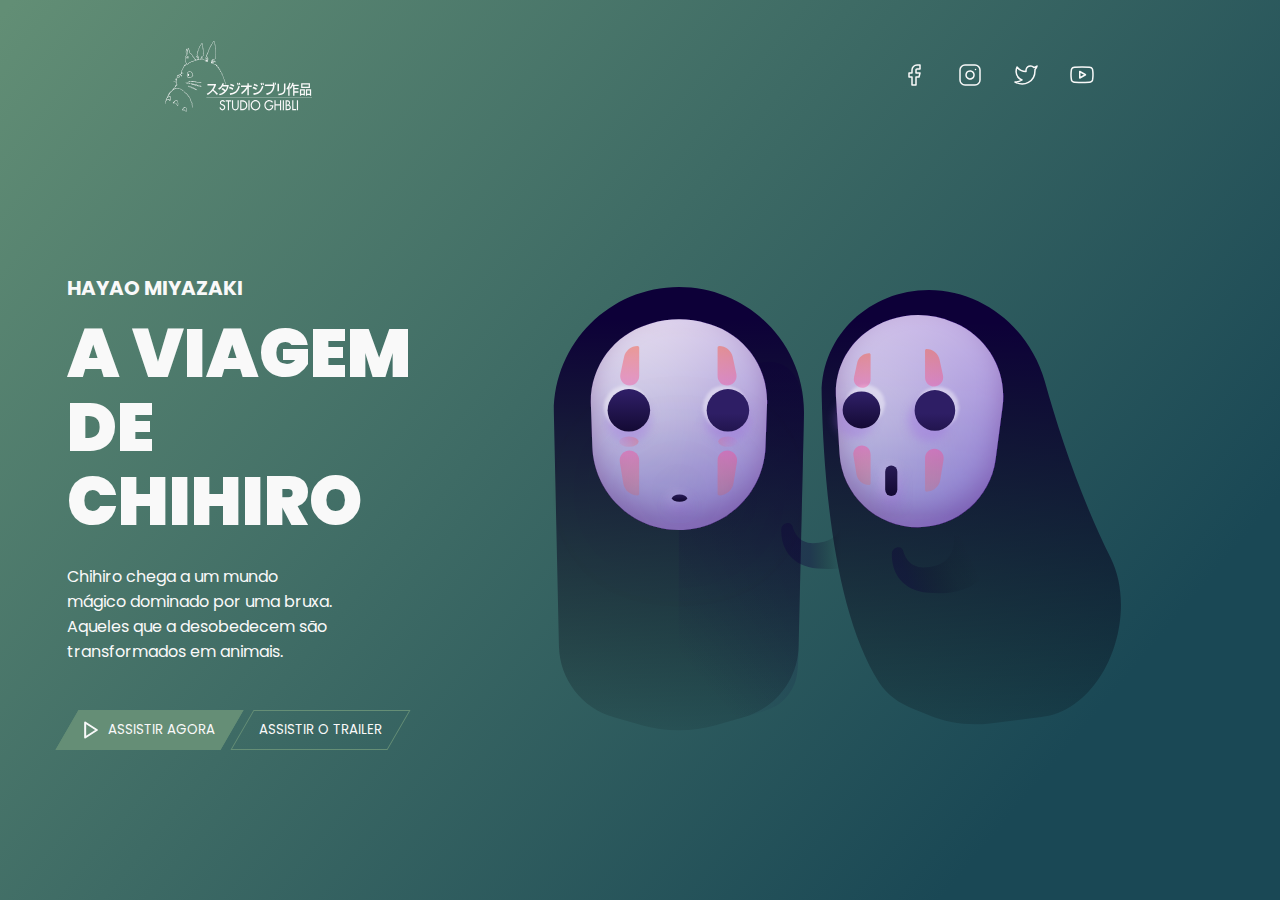
<file: index.html>
<!DOCTYPE html>
<html lang="pt-BR">

<head>
  <meta charset="UTF-8">
  <meta name="viewport" content="width=device-width, initial-scale=1.0">
  <meta name="description" content="Uma página dedicada ao filme A Viagem de Chihiro, de Hayao Miyazaki">
  <title>A Viagem de Chihiro</title>
  <link rel="stylesheet" type="text/css" href="style.css">

</head>

<body>
  <header class="cabecalho">
    <img class="cabecalho-imagem" src="./assets/logo.svg" alt="Logo do studio Ghibli">
    <nav class="area-socialmidia">
      <a href="https://www.facebook.com/FansOfStudioGhibli/" target="blank">
        <img src="./assets/facebook.svg" alt="Logo do Facebook">
      </a>
      <a href="https://www.instagram.com/ghibliuk/" target="blank">
        <img src="./assets/instagram.svg" alt="Logo do Instagram">
      </a>
      <a href="https://twitter.com/ghiblipicture?lang=en" target="blank">
        <img src="./assets/twitter.svg" alt="Logo do twitter">
      </a>
      <a href="https://www.youtube.com/channel/UCcNa_8npwkVYPwiHIlAYtmQ" target="blank">
        <img src="./assets/youtube.svg" alt="Logo do youtube">
      </a>
    </nav>
  </header>

  <main>
    <section class="conteudo">

      <div class="conteudo-principal">
        <h3 class="conteudo-principal-subtitulo">HAYAO MIYAZAKI</h3>
        <h1 class="conteudo-principal-titulo">A VIAGEM DE CHIHIRO</h1>
        <p class="conteudo-principal-paragrafo">Chihiro chega a um mundo mágico dominado por uma bruxa. Aqueles que a
          desobedecem são transformados em
          animais.</p>
        <div class="button-container">
          <a href="https://www.netflix.com/title/60023642" target="blank">
            <button class="btn btn-primary">
              <span>
                <img src="./assets/player.svg" alt="imagem do player">
                ASSISTIR AGORA
              </span>
            </button>
          </a>
          <a href="https://youtu.be/ByXuk9QqQkk" target="blank">
            <button class="btn btn-secundary">
              <span>ASSISTIR O TRAILER</span>
            </button>
          </a>
        </div>

      </div>
      <img class="conteudo-principal-imagem" src="./assets/fastasmas2.svg" alt="Imagem de dois Kaonashis fofos.">

    </section>
  </main>

</body>
</html>
</file>
<file: style.css>
@import url('https://fonts.googleapis.com/css2?family=Poppins:wght@400;500;700;900&display=swap');

* {
  margin: 0;
  padding: 0;
  box-sizing: border-box;
  text-decoration: none;
}

body {
  height: 100%;
  width: 100%;
  background: linear-gradient(130.02deg, #628E75 0.66%, #1A4855 83.32%);
  background-attachment: fixed;
}

.cabecalho {
  display: flex;
  align-items: center;
  justify-content: space-between;
  padding-top: 2.5625rem;
  padding-bottom: 10rem;
  padding-left: 165px;
  padding-right: 186px;
  
}

.conteudo {
  display: flex;
  align-items: center;
  justify-content: space-evenly;
  padding-bottom: 5px;   
}

.cabecalho-imagem {
  height: 4.5rem;
}

.area-socialmidia {
  display: flex;
  gap: 2rem;  
}

.conteudo-principal {
  display: flex;
  flex-direction: column;
  align-items: left;
  justify-content: left;
  flex: 0 0 30%;
}

.conteudo-principal-subtitulo {
  font-family: 'Poppins', sans-serif;
  font-weight: 700;
  font-size: 20px;
  margin-bottom: 14px;
  color:#F9F9F9;
}

.conteudo-principal-titulo {
  font-family: 'Poppins', sans-serif;
  font-weight: 900;
  font-size: 68px;
  color:#F9F9F9;
  line-height: 74.12px;
  width: 95%;
  margin-bottom: 25px;
}

.conteudo-principal-paragrafo {
  font-family: 'Poppins', sans-serif;
  color:#F9F9F9;
  font-weight: 400;
  font-size: 16px;
  margin-bottom: 46px;
  width: 70%;
}

.conteudo-principal-imagem {
  height: 450px;
  transition: .3s;
  display: inline-block;
}
.conteudo-principal-imagem:hover {
  transform: translateY(-50px);
}

/* --- BUTTONS --- */
.button-container {
  display: flex;
  align-items: center;
}

.btn {
  display: flex;
  align-items: center;
  padding: .5rem 1rem;
  height: 40px;
  font-family: 'Poppins', sans-serif;
  color: #F9F9F9;
  background-color: transparent;
  border: 1px solid #658E76;
  transform: skew(-30deg);
  cursor: pointer;
}

.btn span {
  display: flex;
  align-items: center;
  transform: skew(30deg);
}

.btn span img {
  margin-right: 10px;
}

.btn-primary {
  background-color:#658E76;
  margin-right: 10px;
  
}

.btn:hover {
  background-color: #50725e;
  border: 1px solid #658E76;
  transition: background-color .9s ease-in-out;

}
</file>
